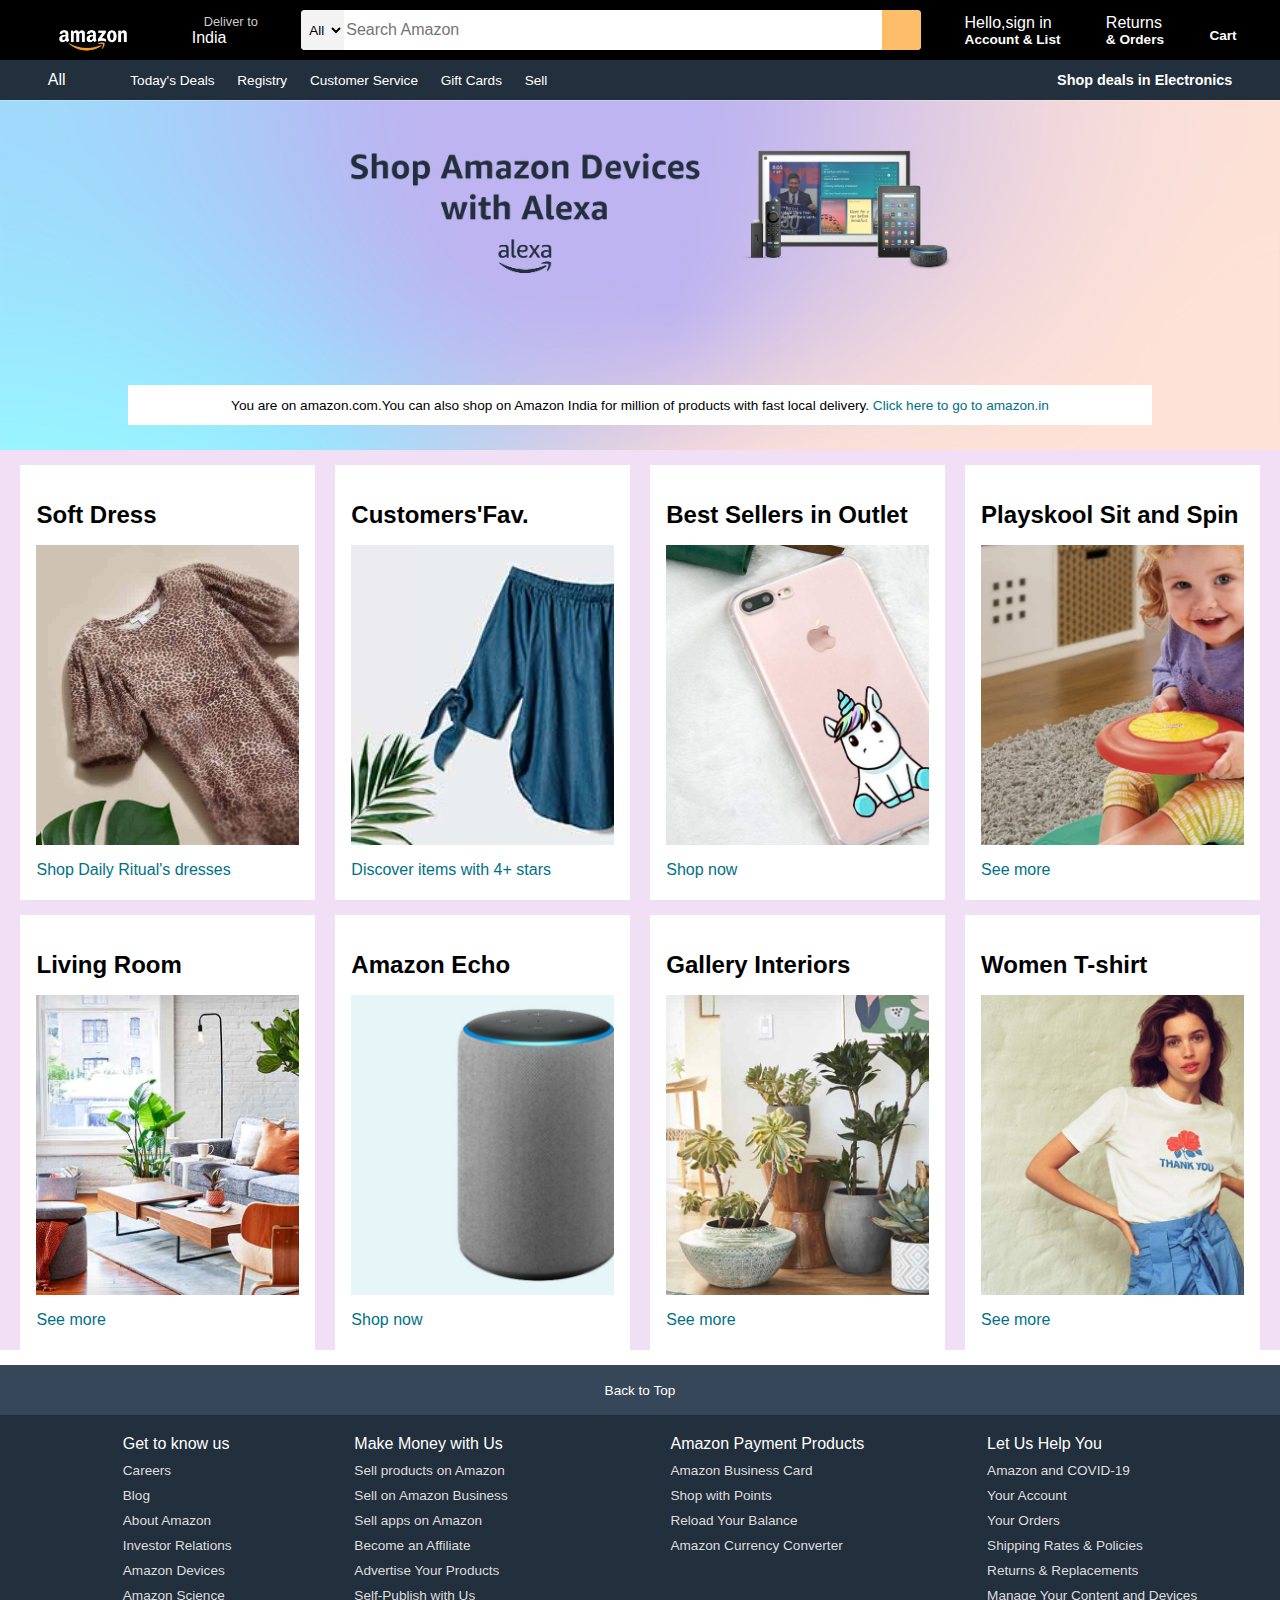
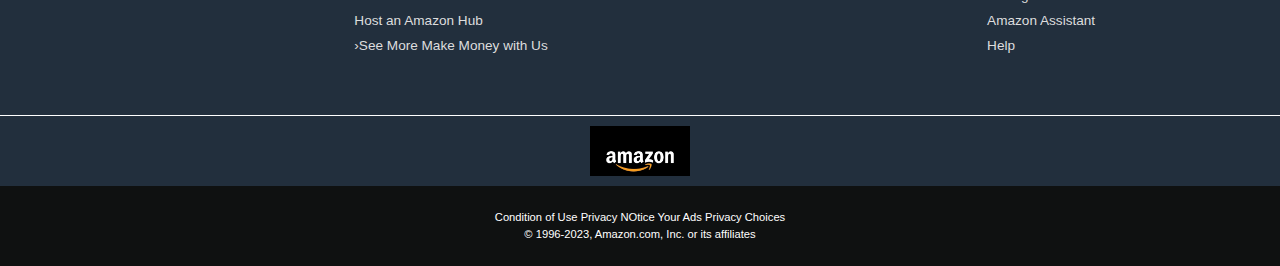
<file: Amazon_Clone/index.html>
<!DOCTYPE html>
<html lang="en">
<head>
    <meta charset="UTF-8">
    <meta name="viewport" content="width=device-width, initial-scale=1.0">
    <title>Amazon</title>
    <link rel="stylesheet" href="https://cdnjs.cloudflare.com/ajax/libs/font-awesome/6.4.2/css/all.min.css" integrity="sha512-z3gLpd7yknf1YoNbCzqRKc4qyor8gaKU1qmn+CShxbuBusANI9QpRohGBreCFkKxLhei6S9CQXFEbbKuqLg0DA==" crossorigin="anonymous" referrerpolicy="no-referrer" />
    <link rel="stylesheet" href="d.css">
</head>
<body>
    <header>
        <div class="navbar">
            <div class="nav-logo border">
                <div class="logo"></div>
            </div>

            <div class="nav-address border">
                <p class="add-first">Deliver to</p>
                <div class="add-icon">
                    <i class="fa-solid fa-location-dot"></i>
                    <p class="add-second">India</p>
                </div>
            </div>

            <div class="nav-search">
                <select class="search-select">
                    <option>All</option>
                </select>
                <input placeholder="Search Amazon" class="search-input">
                <div class="search-icon">
                    <i class="fa-solid fa-magnifying-glass"></i>
                </div>
            </div>

            <div class="nav-singin border">
                <p><span>Hello,sign in</span></p>
                <p class="nav-second">Account & List</p>
            </div>

            <div class="nav-rteurn border">
                <p><span>Returns</span></p>
                <p class="nav-second">& Orders</p>
            </div>

            <div class="nav-cart border">
                <i class="fa-solid fa-cart-shopping"></i>
                Cart
            </div>
        </div>

        <div class="panel">
            <div class="panel-all border">
                <i class="fa-solid fa-bars"></i>
                All
            </div>
            
            <div class="panel-ops ">
                <p class="border">Today's Deals</p>
                <p class="border">Registry</p>
                <p class="border">Customer Service</p>
                <p class="border">Gift Cards</p>
                <p class="border">Sell</p>
            </div>
            <div class="panel-deals border">
                Shop deals in Electronics
            </div>
        </div>
    </header>

    <div class="hero-section">
        <div class="hero-msg">
            <p>You are on amazon.com.You can also shop on Amazon India for million of products with fast local delivery.<a> Click here to go to amazon.in</a></p>
        </div>
    </div>

    <div class="shop-section">
        <div class="box1 box">
            <div class="box-content">
                <h2>Soft Dress</h2>
                <div class="box-image" style="background-image: url('softdress.jpg');"></div>
                <p>Shop Daily Ritual's dresses</p>
            </div>
        </div>
        <div class="box2 box">
            <div class="box-content">
                <h2>Customers'Fav.</h2>
                <div class="box-image" style="background-image: url('box2.jpg');"></div>
                <p>Discover items with 4+ stars</p>
            </div>
        </div>
        <div class="box3 box">
            <div class="box-content">
                <h2>Best Sellers in Outlet</h2>
                <div class="box-image" style="background-image: url('box3.jpg');"></div>
                <p>Shop now</p>
            </div>
        </div>
        <div class="box4 box">
            <div class="box-content">
                <h2>Playskool Sit and Spin</h2>
                <div class="box-image" style="background-image: url('box4.jpg');"></div>
                <p>See more</p>
            </div>
        </div>
        <div class="box5 box">
            <div class="box-content">
                <h2>Living Room </h2>
                <div class="box-image" style="background-image: url('box5.jpg');"></div>
                <p>See more</p>
            </div>
        </div>
        <div class="box6 box">
            <div class="box-content">
                <h2>Amazon Echo</h2>
                <div class="box-image" style="background-image: url('box6.jpg');"></div>
                <p>Shop now</p>
            </div>
        </div>
        <div class="box7 box">
            <div class="box-content">
                <h2>Gallery Interiors</h2>
                <div class="box-image" style="background-image: url('box7.jpg');"></div>
                <p>See more</p>
            </div>
        </div>
        <div class="box8 box">
            <div class="box-content">
                <h2>Women T-shirt</h2>
                <div class="box-image" style="background-image: url('box8.jpg');"></div>
                <p>See more</p>
            </div>
        </div>
    </div>

    <footer>
        <div class="foot-panel1">
            Back to Top
        </div>

        <div class="foot-panel2">
            <ul>
                <p>Get to know us</p>
                <a>Careers</a>
                <a>Blog</a>
                <a>About Amazon</a>
                <a>Investor Relations</a>
                <a>Amazon Devices</a>
                <a>Amazon Science</a>
            </ul>
            <ul>
                <p>Make Money with Us</p>
                <a>Sell products on Amazon</a>
                <a>Sell on Amazon Business</a>
                <a>Sell apps on Amazon</a>
                <a>Become an Affiliate</a>
                <a>Advertise Your Products</a>
                <a>Self-Publish with Us</a>
                <a>Host an Amazon Hub</a>
                <a>›See More Make Money with Us</a>
            </ul>
            <ul>
                <p>Amazon Payment Products</p>
                <a>Amazon Business Card</a>
                <a>Shop with Points</a>
                <a>Reload Your Balance</a>
                <a>Amazon Currency Converter</a>
            </ul>
            <ul>
                <p>Let Us Help You</p>
                <a>Amazon and COVID-19</a>
                <a>Your Account</a>
                <a>Your Orders</a>
                <a>Shipping Rates & Policies</a>
                <a>Returns & Replacements</a>
                <a>Manage Your Content and Devices</a>
                <a>Amazon Assistant</a>
                <a>Help</a>
            </ul>
        </div>

        <div class="foot-panel3">
            <div class="logo">
            </div>
        </div>

        <div class="foot-panel4">
            <div class="pages">
                <a>Condition of Use</a>
                <a>Privacy NOtice</a>
                <a>Your Ads Privacy Choices</a>
            </div>
            <div class="copy-right">
                © 1996-2023, Amazon.com, Inc. or its affiliates
            </div>
        </div>
    </footer>
</body>
</html>
</file>
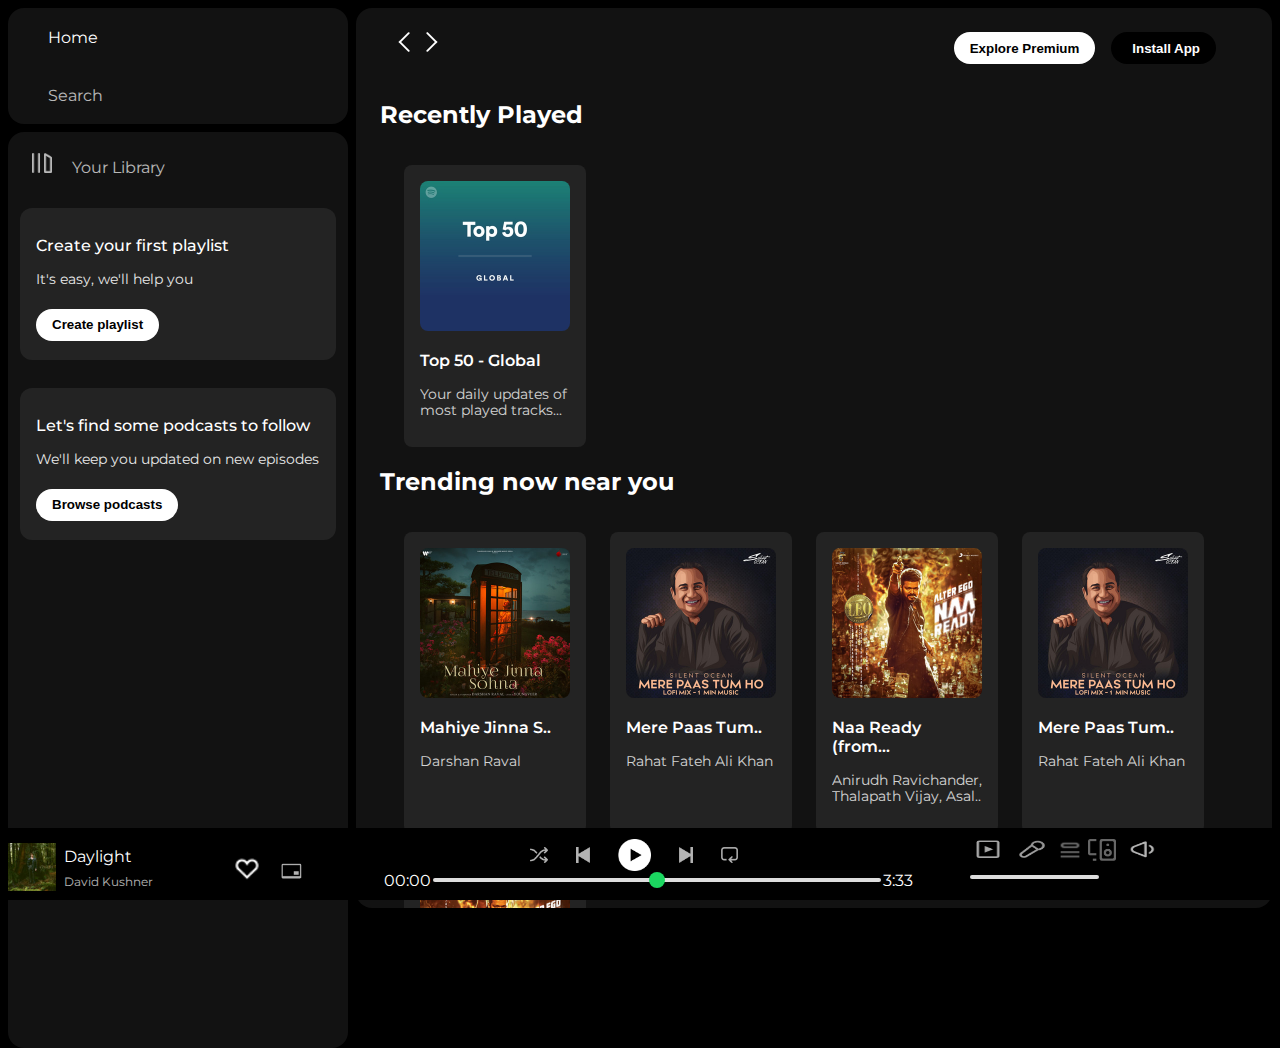
<file: Spotify_Clone/index.html>
<!DOCTYPE html>
<html lang="en">
<head>
    <meta charset="UTF-8">
    <meta name="viewport" content="width=device-width, initial-scale=1.0">
    <link rel="stylesheet" href="https://cdnjs.cloudflare.com/ajax/libs/font-awesome/6.5.1/css/all.min.css" integrity="sha512-DTOQO9RWCH3ppGqcWaEA1BIZOC6xxalwEsw9c2QQeAIftl+Vegovlnee1c9QX4TctnWMn13TZye+giMm8e2LwA==" crossorigin="anonymous" referrerpolicy="no-referrer" />
    <link rel="icon" href="./assets/logo.png">
    <title>Spotify - Web Player: Music for everyone</title>
    <link rel="stylesheet" href="style.css">
    <link rel="preconnect" href="https://fonts.googleapis.com">
    <link rel="preconnect" href="https://fonts.gstatic.com" crossorigin>
    <link href="https://fonts.googleapis.com/css2?family=Montserrat:wght@300;400;500;600;700&display=swap" rel="stylesheet">
</head>
<body>
    <div class="main">
        <div class="sidebar">
            <div class="nav">
                <div class="nav-option home">
                    <i class="fa-solid fa-house"></i>
                    <a href="#">Home</a>
                </div>
                <div class="nav-option">
                    <i class="fa-solid fa-magnifying-glass"></i>
                    <a href="#">Search</a>
                </div>
            </div>
            <div class="library">
                <div class="options">
                    <div class="lib-option nav-option">
                        <img src="./assets/library_icon.png" alt="">
                        <a href="#">Your Library</a>
                    </div>
                    <div class="icons">
                        <i class="fa-solid fa-plus"></i>
                        <i class="fa-solid fa-arrow-right"></i>
                    </div>
                </div>
                <div class="lib-box">
                    <div class="box">
                        <p class="box-p1">Create your first playlist</p>
                        <p class="box-p2">It's easy, we'll help you</p>
                        <button class="badge">Create playlist</button>
                    </div>
                    <div class="box">
                        <p class="box-p1">Let's find some podcasts to follow</p>
                        <p class="box-p2">We'll keep you updated on new episodes</p>
                        <button class="badge">Browse podcasts</button>
                    </div>
                </div>
            </div>
        </div>
        <div class="main-content">
            <div class="sticky-nav">
                <div class="sticky-nav-icons">
                    <img src="./assets/backward_icon.png" alt="">
                    <img src="./assets/forward_icon.png" class="hide" alt="">
                </div>
                <div class="sticky-nav-options">
                    <button class="badge nav-item hide">Explore Premium</button>
                    <button class="badge nav-item dark-badge"><i class="fa-regular fa-circle-down install" ></i>Install App</button>
                    <i class="fa-regular fa-user nav-item"></i>
                </div>
            </div>

            <h2>Recently Played</h2>
            <div class="card-container">
                <div class="card">
                    <img src="assets/card1img.jpeg" class="card-img" alt="">
                    <p class="card-title">Top 50 - Global</p>
                    <p class="card-info">Your daily updates of most played tracks...</p>
                </div>
            </div>

            <h2>Trending now near you</h2>
            <div class="card-container">
                <div class="card">
                    <img src="assets/card2img.jpeg" class="card-img" alt="">
                    <p class="card-title">Mahiye Jinna S..</p>
                    <p class="card-info">Darshan Raval</p>
                </div>
                <div class="card">
                    <img src="assets/card3img.jpeg" class="card-img" alt="">
                    <p class="card-title">Mere Paas Tum..</p>
                    <p class="card-info">Rahat Fateh Ali Khan</p>
                </div>
                <div class="card">
                    <img src="assets/card4img.jpeg" class="card-img" alt="">
                    <p class="card-title">Naa Ready (from...</p>
                    <p class="card-info">Anirudh Ravichander, Thalapath Vijay, Asal..</p>
                </div>
                <div class="card">
                    <img src="assets/card3img.jpeg" class="card-img" alt="">
                    <p class="card-title">Mere Paas Tum..</p>
                    <p class="card-info">Rahat Fateh Ali Khan</p>
                </div>
                <div class="card">
                    <img src="assets/card4img.jpeg" class="card-img" alt="">
                    <p class="card-title">Naa Ready (from...</p>
                    <p class="card-info">Anirudh Ravichander, Thalapath Vijay, Asal..</p>
                </div>
            </div>

            <h2>Featured charts</h2>
            <div class="card-container">
                <div class="card">
                    <img src="assets/card5img.jpeg" class="card-img" alt="">
                    <p class="card-title">Top Songs- Global</p>
                    <p class="card-info">Your daily updates of most played tracks...</p>
                </div>
                <div class="card">
                    <img src="assets/card6img.jpeg" class="card-img" alt="">
                    <p class="card-title">Top Songs - India</p>
                    <p class="card-info">Your daily updates of most played tracks...</p>
                </div>
                <div class="card">
                    <img src="assets/card1img.jpeg" class="card-img" alt="">
                    <p class="card-title">Top 50 - Global</p>
                    <p class="card-info">Your daily updates of most played tracks...</p>
                </div>
            </div>
            <div class="footer">
                <div class="line"></div>
            </div>
        </div>
        <div class="music-player">
            <div class="album">
                <div class="playing">
                    <img src="assets/album_picture.jpeg" class="cover" alt="">
                    <div class="album-info">
                        <p class="cover-name">Daylight</p>
                        <p class="artist">David Kushner</p>
                    </div> 
                </div>
                <div class="playing-icons">
                    <img src="assets/album_icon1.png" alt="">
                    <img src="assets/album_icon2.png" class="playing-icon2" alt="">
                </div>
            </div>
            <div class="player">
                <div class="player-controls">
                    <img src="assets/player_icon1.png" class="player-control-icon" alt="">
                    <img src="assets/player_icon2.png" class="player-control-icon" alt="">
                    <img src="assets/player_icon3.png" class="player-control-icon play-icon" alt="">
                    <img src="assets/player_icon4.png" class="player-control-icon" alt="">
                    <img src="assets/player_icon5.png" class="player-control-icon" alt="">
                </div>
                <div class="playback-bar">
                    <span class="curr-time">00:00</span>
                    <input type="range" min="0" max="100" class="progress-bar" placeholder="none" step="1">
                    <span class="tot-time">3:33</span>
                </div>
            </div>
            <div class="controls">
                <img src="assets/controls_icon1.png" class="icns" alt="">
                <img src="assets/controld_icon2.png" class="icns" alt="">
                <img src="assets/controls_icon3.png" class="icn" alt="">
                <img src="assets/controls_icon4.png" class= "icn" alt="">
                <img src="assets/controls_icon5.png" class="icns" alt="">
                <input type="range" placeholder="none" class="volume">
            </div>
        </div>
    </div>
    
</body>
</html>
</file>
<file: Amazon_Clone/d.css>
*{
    margin:0;
    font-family: Arial;
    border:border-box;
}

.navbar{
    height:60px;
    background-color:black;
    color:white;
    display: flex;
    align-items: center;
    justify-content:space-evenly;
}

.nav-logo{
    height:50px;
    width:100px;

}
.logo{
    background-image: url("a_logo.webp");
    background-size:cover;
    height:50px;
    width:100%;
}

.border{
    border:2px solid transparent;
}

.border:hover{
    border:1.5px solid white;
}
/** box2 **/
.add-first{
    color:#cccccc;
    font-size: 0.8rem;
    margin-left: 15px;
}

.add-second{
    font-size: 1rem;
    margin-left: 3px;
}

.add-icon{
    display: flex;
    align-items: center;
}

/** box3 **/
.nav-search{
    display: flex;
    justify-content: space-evenly;
    background-color:pink;
    width:620px;
    height: 40px;
    border-radius: 4px;
}

.search-select{
    background-color: #f3f3f3;
    width:50px;
    text-align: center;
    border-top-left-radius: 4px;
    border-bottom-left-radius: 4px;
    border:none;
}

.search-input{
    width:100%;
    font-size: 1rem;
    border:none;
}

.search-icon{
    width:45px;
    display:flex;
    justify-content: center;
    align-items: center;
    font-size: 1.2rem;
    background-color:#febd68;
    border-top-right-radius: 4px;
    border-bottom-right-radius: 4px;
    color:black;
}

.nav-search:hover{
    border:2px solid orange;
}

/** Box4 **/
span{
    font: size 0.7rem;
}

.nav-second{
    font-size: 0.85rem;
    font-weight:800;
}

/** Box6 **/
.nav-cart i{
    font-size:30px ;
}

.nav-cart{
    font-size:0.85rem;
    font-weight: 700;
}

/** Panel **/
.panel{
    height:40px;
    background-color: #222f3d;
    display: flex;
    color:white;
    align-items: center;
    justify-content:space-evenly ;
}

.panel-ops p{
    display:inline;
    margin-left: 15px;
}

.panel-ops{
    width:70%;
    font-size: 0.85rem;
}

.panel-deals{
    font-size: 0.9rem;
    font-weight: 700;
}

/** hero Section **/
.hero-section{
    background-image: url("heroamazon.jpg");
    background-size: cover;
    height:350px;
    display:flex;
    justify-content: center;
    align-items:flex-end ;
}

.hero-msg{
    background-color: white;
    color:black;
    height: 40px;
    display: flex;
    align-items: center;
    justify-content: center;
    font-size: 0.85rem;
    width:80%;
    margin-bottom: 25px;
}

.hero-msg a{
    color:#007185;

}

/** shop section **/
.shop-section{
    display: flex;
    flex-wrap: wrap;
    justify-content: space-evenly;
    background-color: rgb(240, 223, 245);
}

.box{
    /*border:2px solid white;*/
    height:400px;
    width:23%;
    background-color: white;
    padding: 20px 0px 15px;
    margin-top:15px ;
}

.box-image{
    height:300px ;
    background-size: cover;
    margin-top: 1rem;
    margin-bottom: 1rem;
}

.box-content{
    margin-left:1rem ;
    margin-right: 1rem;
    margin-top: 1rem;
}

.box-content p{
    color: #007185;
}

/** Footer **/
footer{
    margin-top: 15px;
}
.foot-panel1{
    background-color: #37475a;
    color:white;
    height:50px;
    display:flex;
    justify-content: center;
    align-items: center;
    font-size: 0.85rem;
}

.foot-panel2{
    background-color: #222f3d;
    color:white;
    height: 300px;
    display: flex;
    justify-content:space-evenly ;

}

ul{
    margin-top: 20px;
}
ul a{
    display: block;
    font-size: 0.85rem;
    margin-top: 10px;
    color: #dddddd;
}

ul p{
    font-size:solid;
}

.foot-panel3{
    background-color: #222f3d;
    color:white;
    border-top:0.5px solid white;
    height:70px;
    display:flex;
    justify-content: center;
    align-items: center;
}

.logo{
    background-image: url("a_logo.webp");
    background-size:cover;
    height:50px;
    width:100px;
}

.foot-panel4{
    background-color: #0f1111;
    color:white;
    height:80px ;
    

    /* display: flex;
    justify-content: center;
    align-items: center; */
}

.pages{
    font-size:0.7rem;
    text-align: center;
    padding-top: 25px;
}

.copy-right{
    padding-top: 5px;
    font-size:0.7rem;
    text-align: center;
}
</file>
<file: Spotify_Clone/style.css>
body{
    font-family: 'Montserrat', sans-serif;
    margin: 0;
    background-color: black;
    color: white;
    overflow: hidden;
}

.main{
    display: flex;
    height: 100vh;
    padding: 0.5rem;
}


.sidebar{
    background-color: black;
    width: 340px;
    border-radius: 1rem; /*16px*/
    margin-right: 0.5rem;
}

.main-content{
    background-color: #121212;
    flex: 1;
    border-radius: 1rem;
    overflow: auto;
    padding: 0 1.5rem 0 1.5rem;
}

.music-player{
    background-color: black;
    position: fixed;
    bottom: 0;
    width: 100%;
    height: 72px;
}

a{
    text-decoration: none;
    color: white;
}

.nav{
    background-color: #121212;
    border-radius: 1rem; /*16px*/
    display: flex;
    flex-direction: column;
    justify-content: center;
    height: 100px;
    padding: 0.5rem 0.75rem;
}

.nav-option{
    line-height: 2.5rem;
    opacity: 0.7;
    padding: 0.5rem 0.75rem;
}

.nav-option:hover{
    opacity: 1;
}

.nav-option i{
    font-size: 1.25rem;
}

.nav-option a{
    font-size: 1rem;
    margin-left: 1rem;
}

.library{
    background-color: #121212;
    border-radius: 1rem;
    height: 100%;
    margin-top: 0.5rem;
    padding: 0.5rem 0.75rem;
}

.options{
    display: flex;
    justify-content: space-between;
    align-items: center;
}

.lib-option img{
    height: 1.25rem;
    width: 1.25rem;
}

.icons{
    font-size: 1.25rem;
    opacity: 0.7;
    margin-right: 1rem;
    display: flex;
}

.icons i{
    opacity: 0.7;
    margin-right: 1rem;
}

.icons i:hover{
    opacity: 1;
}

.box{
    background-color: #232323;
    height: 8rem;
    border-radius: 0.75rem;
    margin: 0.75rem 0 1.75rem 0;
    padding: 0.75rem 1rem;
}

.box-p1{
    font-size: 1rem;
    font-weight: 500;
}

.box-p2{
    font-size: 0.85rem;
    opacity: 0.9;
}

.badge{
    background-color: white;
    border: none;
    border-radius: 100px;
    padding: 0.25rem 1rem;
    font-weight: 700;
    margin-top: 0.5rem;
    height: 2rem;
    
}

.dark-badge{
    background-color: black;
    color: white;
}

.sticky-nav{
    position: sticky;
    top: 0;
    background-color: #121212;
    display: flex;
    justify-content: space-between;
    align-items: center;
    padding: 1rem 0 1rem 0;
    z-index: 10;
}

.sticky-nav-icons {
    margin-left: 0.75rem;
}

.sticky-nav-options{
    display: flex;
    justify-content: center;
    align-items: center;
}

.nav-item{
    margin-right: 1rem;
}

.home{
    opacity: 1;
}

.install{
    margin-right: 5px;
}

@media (max-width:1000px){
    .hide{
        display: none;
    }
}

.card{
    background-color: #232323;
    width: 150px;
    border-radius: 0.5rem;
    padding: 1rem;
    margin-left: 1.5rem;
    margin-top: 1rem;
}

.card-container{
    display: flex;
    flex-wrap: wrap;
}

.card-img{
    width: 100%;
    border-radius: 0.5rem;
}

.card-title{
    font-weight: 600;
}

.card-info{
    font-size: 0.85rem;
    opacity: 0.8;
}

.footer{
    height: 300px;
    display: flex;
    align-items: center;
    justify-content: center;
}

.line{
    width: 100%;
    height: 50%;
    border-top: 1px solid white;
    opacity: 0.2;
}

.icn{
    opacity: 0.4;
    height: 1.4rem;
    width: 1.75rem;
    padding-bottom: 0.5rem;
}

.icns{
    height: 2.5rem;
    width: 2.5rem;
}

.music-player{
    display: flex;
    justify-content: space-between;
    align-items: center;
}

.album{
    width: 25%;
    display: flex;
}

.album-info{
    margin-left: 0.5rem;
    opacity: 1;
}

.cover-name{
    margin-top: 1.25rem;
    margin-bottom: 0.5rem;
}

.artist{
    font-size: 0.75rem;
    opacity: 0.7;
    margin-top: 0.5rem;
}

.cover{
    height: 3rem;
    width: 3rem;
    margin-top: 1rem;
}
.playing{
    display: flex;
}

.playing-icon2{
    height: 2.25rem;
    margin-left: 1rem;
}
.playing-icons{
    display: flex;
    height: 1.75rem;
    width: 1.75rem;
    margin-left: 5rem;
    margin-top: 1.75rem;
}

.player{
    width: 50%;
}

.controls{
    width: 25%;
}


.player-controls{
    display: flex;
    justify-content: center;
    align-items: center;
}

.player-control-icon{
    height: 1rem;
    margin-right:1.75rem ;
    opacity: 0.7;
}

.player-control-icon:hover{
    opacity: 1;
}

.play-icon{
    opacity: 1;
    height: 2rem;
}

.playback-bar{
    display: flex;
    justify-content: center;
    align-items: center;
}

.progress-bar{
    width: 70%;
    appearance: none;
    background-color: transparent;
    cursor: pointer;
}

.progress-bar::-webkit-slider-runnable-track{
    background-color: #ddd;
    border-radius: 100px;
    height: 0.2rem;
}

.progress-bar::-webkit-slider-thumb{
    appearance: none;
    height: 1rem;
    width: 1rem;
    background-color: #1bd760;
    border-radius: 50%;
    margin-top: -6px;
}

.volume{
    appearance: none;
    background-color: transparent;
    cursor: pointer;
}

.volume::-webkit-slider-runnable-track{
    background-color: #ddd;
    border-radius: 100px;
    height: 0.2rem;
    margin-bottom: 1rem;
}

.volume::-webkit-slider-thumb{
    appearance: none;
}
</file>
